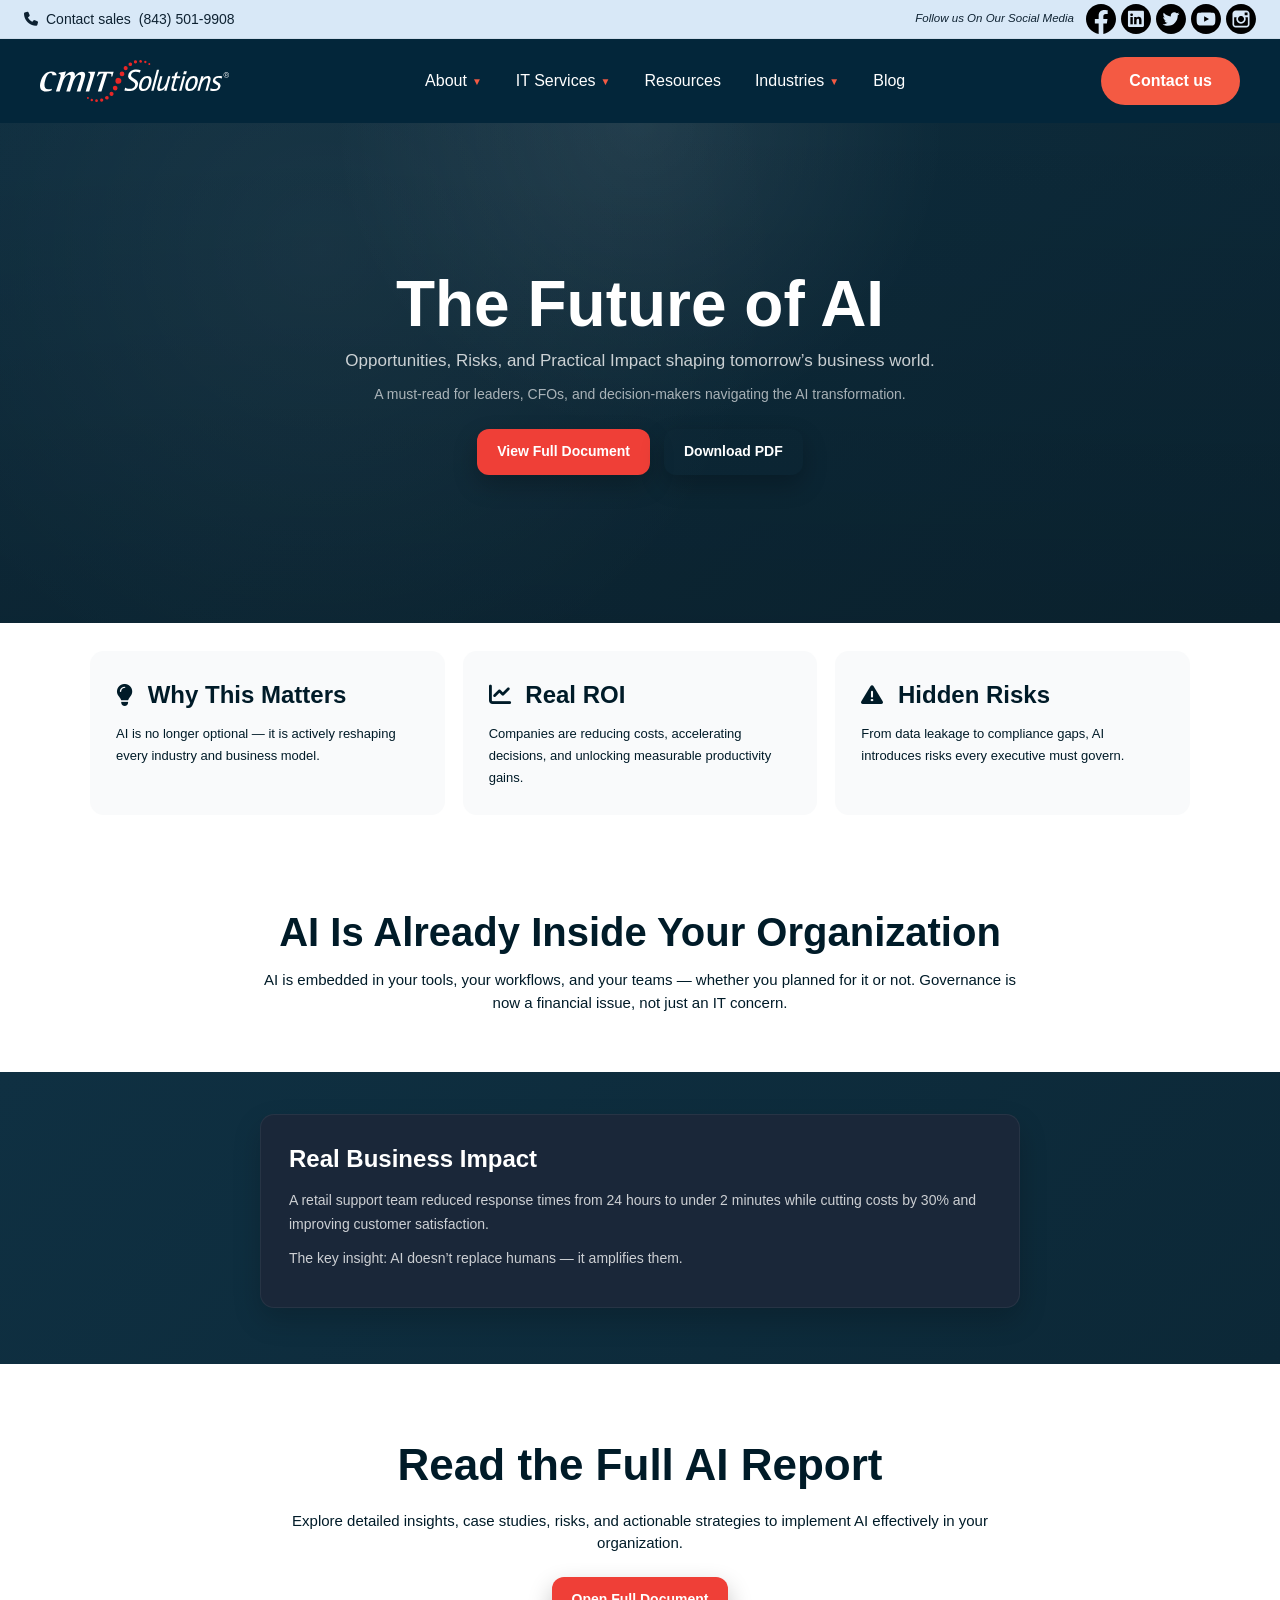
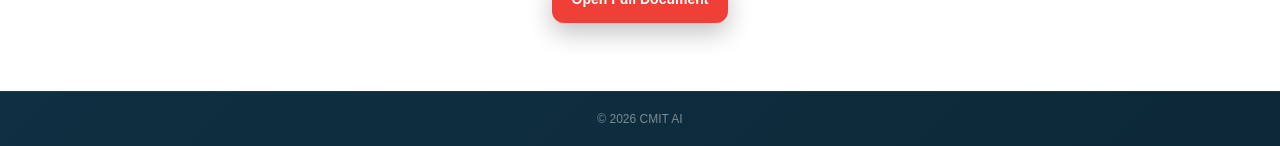
<file: index.html>
<!DOCTYPE html>
<html lang="en">
<head>
  <meta charset="UTF-8" />
  <meta name="viewport" content="width=device-width, initial-scale=1.0" />
  <title>The Future of AI</title>
  <link rel="stylesheet" href="./styles3.css">
<link rel="stylesheet" href="https://cdnjs.cloudflare.com/ajax/libs/font-awesome/6.5.2/css/all.min.css" />

</head>

<body>

  <!-- Top Bar -->
  <div class="topbar">
    <div class="topbar-inner">
      <div class="topbar-left">
        <span class="topbar-phone-icon">
          <i class="fa-solid fa-phone"></i>
        </span>
        <span>Contact sales</span>
        <a href="tel:8435019908">(843) 501-9908</a>
      </div>

      <div class="topbar-right">
        <span class="topbar-follow">Follow us On Our Social Media</span>
        <div class="social-icons">
          <a href="#">
            <img src="assets/5305154_fb_facebook_facebook-logo_icon.svg" alt="">
          </a>
          <a href="#">
            <img src="assets/353425_linkedin_logo_icon-cropped.svg" alt="">
          </a>
          <a href="#">
            <img src="assets/353427_logo_twitter_icon-cropped.svg" alt="">
          </a>
          <a href="#">
            <img src="assets/5279120_play_video_youtube_youtuble-logo_icon.svg" alt="">
          </a>
          <a href="#">
            <img src="assets/353424_instagram_logo_icon-cropped.svg" alt="">
          </a>
        </div>
      </div>
    </div>
  </div>

  <!-- Header -->
  <header class="site-header">
    <div class="header-inner">
      <a href="#" class="logo">
        <img src="assets/logo.svg" alt="CMIT Solutions Logo" />
      </a>

      <nav class="main-nav">
        <ul>
          <li><a href="#">About <span class="nav-caret">▼</span></a></li>
          <li><a href="#">IT Services <span class="nav-caret">▼</span></a></li>
          <li><a href="#">Resources</a></li>
          <li><a href="#">Industries <span class="nav-caret">▼</span></a></li>
          <li><a href="#">Blog</a></li>
        </ul>
      </nav>

      <a href="#" class="header-cta">Contact us</a>
    </div>
  </header>
  <main class="page-shell">
    <!-- Hero -->
    <section class="hero">
      <div class="hero-overlay"></div>
      <div class="hero-content">
        <h1>The Future of AI</h1>
        <p class="hero-subtitle">
          Opportunities, Risks, and Practical Impact shaping tomorrow’s business world.
        </p>
        <p class="hero-meta">
          A must-read for leaders, CFOs, and decision-makers navigating the AI transformation.
        </p>

        <div class="hero-actions">
          <a
            href="CMIT AI presentation 202603.pdf"
            target="_blank"
            class="btn btn-light"
          >
            View Full Document
          </a>

          <a
            href="CMIT AI presentation 202603.pdf"
            download
            class="btn btn-outline-light"
          >
            Download PDF
          </a>
        </div>
      </div>
    </section>

    <!-- Cards -->
    <section class="insight-strip">
      <div class="container card-grid">
        <article class="info-card">
          <h3><i class="fa-solid fa-lightbulb"></i> Why This Matters</h3>
          <p>
            AI is no longer optional — it is actively reshaping every industry and
            business model.
          </p>
        </article>

        <article class="info-card">
          <h3><i class="fa-solid fa-chart-line"></i> Real ROI</h3>
          <p>
            Companies are reducing costs, accelerating decisions, and unlocking
            measurable productivity gains.
          </p>
        </article>

        <article class="info-card">
          <h3><i class="fa-solid fa-triangle-exclamation"></i> Hidden Risks</h3>
          <p>
            From data leakage to compliance gaps, AI introduces risks every executive
            must govern.
          </p>
        </article>
      </div>
    </section>

    <!-- Dark Section -->
    <section class="statement-section">
      <div class="container narrow">
        <h2>AI Is Already Inside Your Organization</h2>
        <p>
          AI is embedded in your tools, your workflows, and your teams — whether you
          planned for it or not. Governance is now a financial issue, not just an IT concern.
        </p>
      </div>
    </section>

    <!-- Case Study -->
    <section class="case-section">
      <div class="container">
        <div class="case-card">
          <h3>Real Business Impact</h3>
          <p>
            A retail support team reduced response times from 24 hours to under 2 minutes
            while cutting costs by 30% and improving customer satisfaction.
          </p>
          <p class="case-note">
            The key insight: AI doesn’t replace humans — it amplifies them.
          </p>
        </div>
      </div>
    </section>

    <!-- Purple CTA -->
    <section class="cta-purple">
      <div class="container narrow">
        <h2>Read the Full AI Report</h2>
        <p>
          Explore detailed insights, case studies, risks, and actionable strategies
          to implement AI effectively in your organization.
        </p>

        <a
          href="CMIT AI presentation 202603.pdf"
          target="_blank"
          class="btn btn-light"
        >
          Open Full Document
        </a>
      </div>
    </section>

    <!-- Footer -->
    <footer class="mini-footer">
      <p>© 2026 CMIT AI</p>
    </footer>
  </main>
</body>
</html>
</file>
<file: styles3.css>
:root {
  --bg-dark: #071120;
  --bg-darker: #03070d;
  --navy-card: #182538;
  --navy-card-border: rgba(255, 255, 255, 0.06);
  --text-light: #ffffff;
  --text-soft: rgba(255, 255, 255, 0.78);
  --text-muted: rgba(255, 255, 255, 0.64);
  --button-shadow: 0 10px 24px rgba(0, 0, 0, 0.24);
}

* {
  box-sizing: border-box;
}

html,
body {
  margin: 0;
  padding: 0;
  font-family: Arial, Helvetica, sans-serif;
  background: #02050a;
  color: var(--text-light);
}

body {
  line-height: 1.5;
}

a {
  text-decoration: none;
  color: inherit;
}

.page-shell {
  width: 100%;
}

.container {
  width: min(1100px, calc(100% - 40px));
  margin: 0 auto;
}

.narrow {
  max-width: 820px;
  text-align: center;
}

.topbar {
  width: 100%;
  background: #d8e8f7;
  border-bottom: 1px solid rgba(0, 0, 0, 0.05);
}

/* THIS is the key change */
.topbar-inner {
  width: 100%;
  padding: 0 24px; /* controls edge spacing */
  min-height: 38px;

  display: flex;
  align-items: center;
  justify-content: space-between;
}

/* Left */
.topbar-left {
  display: flex;
  align-items: center;
  gap: 8px;
  font-size: 14px;
  color: #0e2232;
}

.topbar-left a {
  font-weight: 500;
  color: #0e2232;
}

/* Right */
.topbar-right {
  display: flex;
  align-items: center;
  gap: 12px;
}

.topbar-follow {
  font-size: 0.72rem;
  font-style: italic;
  color: #0e2232;
}

/* Icons */
.social-icons {
  display: flex;
  align-items: center;
  gap: 5px;
}

.social-icons a {
  width: 22px;
  height: 22px;
  border-radius: 50%;
  display: flex;
  align-items: center;
  justify-content: center;
  font-size: 13px;
  transition: transform 0.2s ease, opacity 0.2s ease;
}



.social-icons a {
  width: 30px;
  height: 30px;
  border-radius: 50%;
  color: #fff;
  display: flex;              /* IMPORTANT */
  align-items: center;
  justify-content: center;
  font-size: 14px;
  line-height: 1;            
}

/* Header */
.site-header {
  width: 100%;
  background: #03263a;
  color: #fff;
}

/* FULL WIDTH like topbar */
.header-inner {
  width: 100%;
  padding: 0 40px; /* controls left/right spacing */
  min-height: 84px;

  display: grid;
  grid-template-columns: auto 1fr auto;
  align-items: center;
}

/* Logo */



.logo img {
  height: 42px; /* adjust as needed */
  width: auto;
  display: block;
  color: #fff;
}


/* Nav center */
.main-nav {
  display: flex;
  justify-content: center;
}

.main-nav ul {
  list-style: none;
  display: flex;
  gap: 34px;
  margin: 0;
  padding: 0;
}

.main-nav a {
  display: flex;
  align-items: center;
  gap: 5px;
  color: #fff;
  font-size: 16px;
  transition: color 0.2s ease;
}

.main-nav a:hover {
  color: #ffb29f;
}

.nav-caret {
  font-size: 10px;
  color: #f45a43;
}

/* CTA RIGHT EDGE */
.header-cta {
  background: #f45a43;
  color: #fff;
  padding: 12px 28px;
  border-radius: 999px;
  font-size: 16px;
  font-weight: 600;
}

.header-cta:hover {
  background: #ff6b55;
}

/* Responsive */
@media (max-width: 1100px) {
  .header-inner {
    grid-template-columns: 1fr;
    justify-items: start;
    padding: 18px 0;
  }

  .main-nav {
    justify-content: flex-start;
  }

  .main-nav ul {
    flex-wrap: wrap;
    gap: 18px 24px;
  }
}

@media (max-width: 768px) {
  .topbar-inner {
    flex-direction: column;
    align-items: flex-start;
    padding: 8px 0;
  }

  .topbar-right {
    flex-wrap: wrap;
  }

  .logo {
    font-size: 28px;
  }

  .main-nav a {
    font-size: 15px;
  }

  .header-cta {
    min-width: 130px;
    height: 44px;
    font-size: 15px;
  }
}

@media (max-width: 640px) {
  .main-nav ul {
    gap: 14px 18px;
  }

  .topbar-left,
  .topbar-right,
  .topbar-follow {
    font-size: 12px;
  }

  .social-icons a {
    width: 24px;
    height: 24px;
    font-size: 11px;
  }
}
/* Hero */
.hero {
  position: relative;
  min-height: 500px;
  display: flex;
  align-items: center;
  justify-content: center;
  text-align: center;
  padding: 70px 20px;
  overflow: hidden;
  background:
    radial-gradient(
      circle at 25% 25%,
      rgba(255, 255, 255, 0.05),
      transparent 45%
    ),
    linear-gradient(
      135deg,
      #0f3042,
      #0c2837
    )
}

.hero-overlay {
  position: absolute;
  inset: 0;
  background:
    radial-gradient(circle at top center, rgba(255, 255, 255, 0.08), transparent 38%),
    linear-gradient(to bottom, rgba(0, 0, 0, 0.05), rgba(0, 0, 0, 0.18));
  pointer-events: none;
}

.hero-content {
  position: relative;
  z-index: 1;
  max-width: 820px;
}

.hero h1 {
  margin: 0 0 10px;
  font-size: clamp(42px, 5vw, 64px);
  line-height: 1.05;
  font-weight: 800;
}

.hero-subtitle {
  margin: 0 auto 10px;
  max-width: 760px;
  font-size: 17px;
  color: var(--text-soft);
}

.hero-meta {
  margin: 0 auto 24px;
  max-width: 700px;
  font-size: 14px;
  color: var(--text-muted);
}

.hero-actions {
  display: flex;
  justify-content: center;
  flex-wrap: wrap;
  gap: 14px;
}

/* Buttons */
.btn {
  display: inline-flex;
  align-items: center;
  justify-content: center;
  min-height: 46px;
  padding: 0 20px;
  border-radius: 12px;
  font-size: 14px;
  font-weight: 700;
  transition: all 0.2s ease;
  box-shadow: var(--button-shadow);
}

.btn-light {
  background: #EF3F37;
  color: white;
}

/* Insight strip */
.insight-strip {
  background: #ffff;
  padding: 28px 0 36px;
}

.card-grid {
  display: grid;
  grid-template-columns: repeat(3, 1fr);
  gap: 18px;
}

.info-card {
  background: #F9FAFB;
  border: 1px solid var(--navy-card-border);
  border-radius: 14px;
  padding: 25px;
}

.info-card h3 {
  margin: 0 0 10px;
  font-size: 1.5rem;
  font-weight: 700;
  color: #001B28;
}

.info-card p {
  margin: 0;
  font-size: 13px;
  color: #001B28;
  line-height: 1.7;
}

/* Statement section */
.statement-section {
  background: white;
  padding: 58px 0;
}

.statement-section h2 {
  margin: 0 0 14px;
  font-size: clamp(28px, 4vw, 40px);
  line-height: 1.15;
  font-weight: 800;
  color: #001B28;
}

.statement-section p {
  margin: 0 auto;
  max-width: 760px;
  font-size: 15px;
  color: #001B28;
}

/* Case section */
.case-section {
  background: linear-gradient(
      135deg,
      #0f3042,
      #0c2837
    );
  padding: 42px 0 56px;
}

.case-card {
  width: min(760px, 100%);
  margin: 0 auto;
  background: #1a2739;
  border: 1px solid var(--navy-card-border);
  border-radius: 14px;
  padding: 26px 28px;
  box-shadow: 0 12px 28px rgba(0, 0, 0, 0.18);
}

.case-card h3 {
  margin: 0 0 12px;
  font-size: 24px;
  font-weight: 800;
}

.case-card p {
  margin: 0 0 10px;
  font-size: 14px;
  color: var(--text-soft);
  line-height: 1.7;
}

.case-note {
  color: var(--text-muted);
}

.info-card i {
  margin-right: 8px;
  font-size: 22px;
}

/* Purple CTA */
.cta-purple {
  background: #fff;
  padding: 68px 0;
  text-align: center;
}

.cta-purple h2 {
  margin: 0 0 12px;
  font-size: clamp(30px, 4vw, 44px);
  font-weight: 800;
  color: #001B28;
}

.cta-purple p {
  margin: 0 auto 22px;
  max-width: 760px;
  font-size: 15px;
  color: #001B28;
}

/* Download section */
.download-section {
  background: #000000;
  padding: 72px 0 80px;
  text-align: center;
}

.download-section h2 {
  margin: 0 0 12px;
  font-size: clamp(30px, 4vw, 44px);
  font-weight: 800;
}

.download-section p {
  margin: 0 auto 24px;
  max-width: 760px;
  font-size: 15px;
  color: var(--text-soft);
}

/* Footer */
.mini-footer {
  background:  linear-gradient(
      135deg,
      #0f3042,
      #0c2837
    );
  text-align: center;
  padding: 18px 20px;
  border-top: 1px solid rgba(255, 255, 255, 0.05);
}

.mini-footer p {
  margin: 0;
  font-size: 12px;
  color: rgba(255, 255, 255, 0.45);
}

/* Responsive */
@media (max-width: 900px) {
  .card-grid {
    grid-template-columns: 1fr;
  }

  .hero {
    min-height: 420px;
  }
}

@media (max-width: 640px) {
  .hero {
    padding: 56px 16px;
  }

  .hero-actions {
    flex-direction: column;
    align-items: center;
  }

  .btn {
    width: 100%;
    max-width: 280px;
  }

  .case-card {
    padding: 22px 20px;
  }
}
</file>
